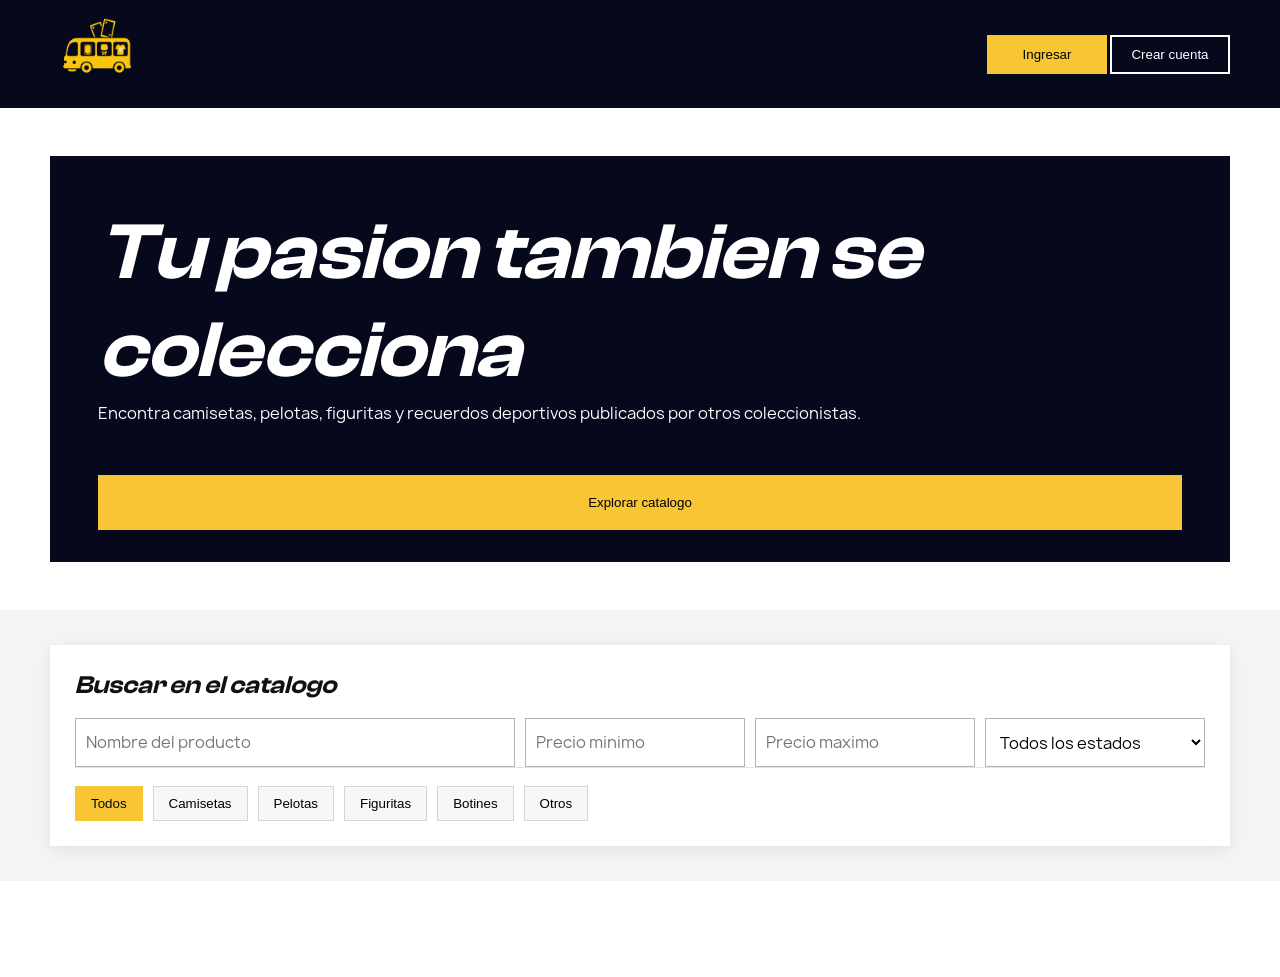
<file: index.html>
<!DOCTYPE html>
<html lang="es">
<head>
    <meta charset="UTF-8">
    <meta name="viewport" content="width=device-width, initial-scale=1.0">
    <title>El colectivo | Inicio</title>
    <link rel="stylesheet" href="css/styles.css?v=19">
</head>
<body>
    <main>
        <header class="bg-primary flex header">
            <div class="width header-in">
                <div>
                    <a href="index.html">
                        <img width="100" src="img/elcolectivo-logo.png" alt="El colectivo">
                    </a>
                </div>

                <div id="menu-invitado">
                    <button class="login-nav">Ingresar</button>
                    <button class="signup-nav">Crear cuenta</button>
                </div>

                <div id="menu-usuario" class="usuario-menu">
                    <a class="navbar-publicar" href="publicar.html">+ Publicar</a>

                    <div class="usuario-desplegable">
                        <button type="button" id="boton-menu-usuario" class="usuario-menu-boton">
                            <span id="nombre-usuario"></span>
                            <span class="usuario-flecha">▼</span>
                        </button>

                        <div id="opciones-usuario" class="usuario-opciones">
                            <a href="usuario.html">Mi cuenta</a>
                            <a id="enlace-admin" href="admin.html">Panel admin</a>
                            <a class="usuario-cerrar" href="backend/logout.php">Cerrar sesion</a>
                        </div>
                    </div>
                </div>
            </div>
        </header>

        <div id="mensaje-publicado" class="mensaje-publicado width">
            Producto publicado correctamente.
        </div>

        <section class="market-inicio">
            <div class="main-card width">
                <h1>Tu pasion tambien se colecciona</h1>
                <div style="width: 100%;">
                    <p>Encontra camisetas, pelotas, figuritas y recuerdos deportivos publicados por otros coleccionistas.</p>
                    <button class="catalog-btn">Explorar catalogo</button>
                </div>
            </div>
        </section>

        <section class="categorias-container">
            <div class="filtros-panel width">
                <div class="filtros-encabezado">
                    <h2>Buscar en el catalogo</h2>
                </div>

                <div class="filtros">
                    <input type="text" id="filtro-texto" placeholder="Nombre del producto">
                    <input type="number" id="filtro-minimo" placeholder="Precio minimo" min="0">
                    <input type="number" id="filtro-maximo" placeholder="Precio maximo" min="0">
                    <select id="filtro-estado">
                        <option value="todos">Todos los estados</option>
                        <option value="Nuevo">Nuevo</option>
                        <option value="Muy bueno">Muy bueno</option>
                        <option value="Bueno">Bueno</option>
                        <option value="Regular">Regular</option>
                    </select>
                </div>

                <div class="categorias">
                    <button class="activo" data-categoria="todos">Todos</button>
                    <button data-categoria="1">Camisetas</button>
                    <button data-categoria="2">Pelotas</button>
                    <button data-categoria="3">Figuritas</button>
                    <button data-categoria="4">Botines</button>
                    <button data-categoria="5">Otros</button>
                </div>
            </div>
        </section>

        <section class="productos-container">
            <div id="catalogo" class="productos width"></div>
        </section>
    </main>

    <script src="js/index.js?v=4"></script>
</body>
</html>
</file>
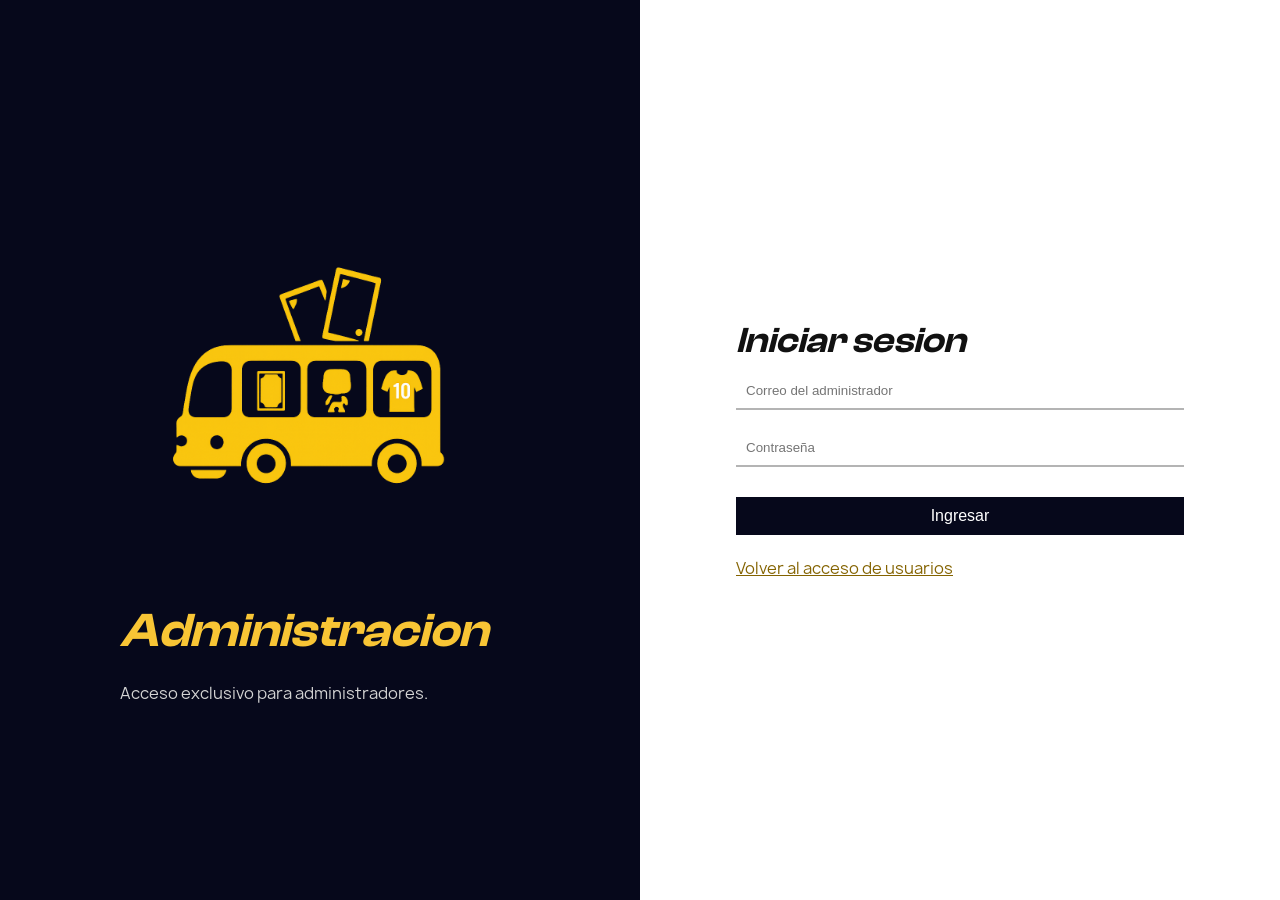
<file: admin-login.html>
<!DOCTYPE html>
<html lang="es">
<head>
    <meta charset="UTF-8">
    <meta name="viewport" content="width=device-width, initial-scale=1.0">
    <title>El colectivo | Administracion</title>
    <link rel="stylesheet" href="css/styles.css?v=18">
</head>
<body>
    <main class="main-login">
        <section class="login-right">
            <div>
                <img src="img/elcolectivo-logo.png" alt="El colectivo" class="logo">
                <h2>Administracion</h2>
                <p class="subtitle">Acceso exclusivo para administradores.</p>
            </div>
        </section>

        <section class="login-form">
            <div class="login-content">
                <h2>Iniciar sesion</h2>
                <p id="mensaje-admin" class="mensaje" role="alert" aria-live="polite"></p>

                <form action="backend/admin-login.php" method="POST">
                    <input type="email" name="email" placeholder="Correo del administrador" required>
                    <input type="password" name="password" placeholder="Contraseña" required>
                    <button type="submit" class="login-btn">Ingresar</button>
                </form>

                <a href="login.html">Volver al acceso de usuarios</a>
            </div>
        </section>
    </main>

    <script src="js/admin-login.js?v=1"></script>
</body>
</html>
</file>
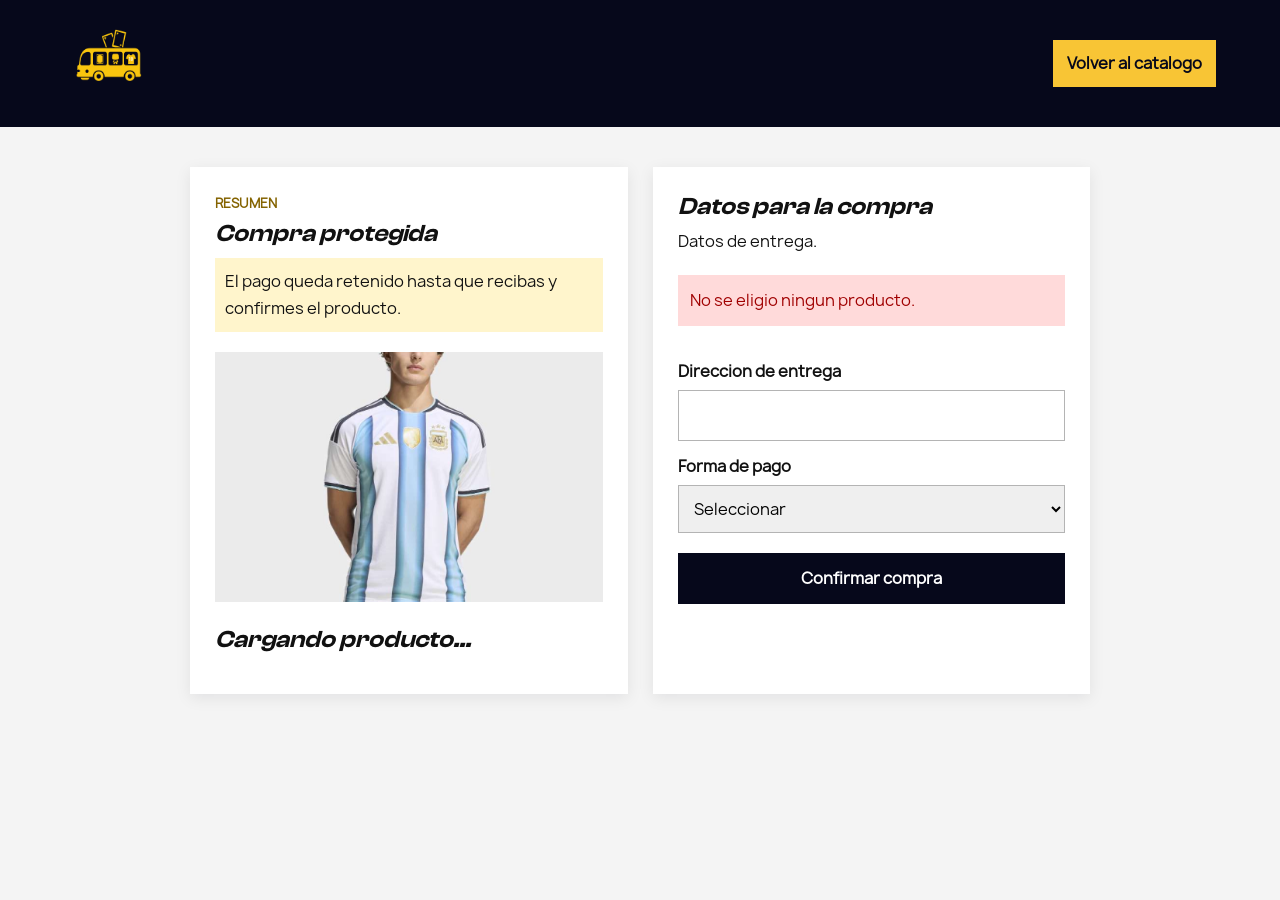
<file: compra.html>
<!DOCTYPE html>
<html lang="es">
<head>
    <meta charset="UTF-8">
    <meta name="viewport" content="width=device-width, initial-scale=1.0">
    <title>El colectivo | Compra protegida</title>
    <link rel="stylesheet" href="css/styles.css?v=18">
</head>
<body class="compra-body">
    <header class="compra-header">
        <a href="index.html"><img src="img/elcolectivo-logo.png" alt="El colectivo"></a>
        <a href="index.html">Volver al catalogo</a>
    </header>

    <main id="compra-pagina" class="compra-pagina">
        <section class="compra-resumen">
            <p class="compra-etiqueta">Resumen</p>
            <h1>Compra protegida</h1>
            <p class="compra-aviso">El pago queda retenido hasta que recibas y confirmes el producto.</p>

            <img id="compra-imagen" src="img/test-producto.jpg" alt="Producto elegido">
            <h2 id="compra-nombre">Cargando producto...</h2>
            <p id="compra-descripcion"></p>
            <p id="compra-vendedor"></p>
            <strong id="compra-precio"></strong>
        </section>

        <section class="compra-formulario-contenedor">
            <h2>Datos para la compra</h2>
            <p>Datos de entrega.</p>

            <p id="compra-mensaje" class="compra-mensaje" role="alert" aria-live="polite"></p>

            <form id="form-compra">
                <input type="hidden" name="id_producto" id="compra-id">

                <label for="compra-direccion">Direccion de entrega</label>
                <input type="text" name="direccion" id="compra-direccion" required>

                <label for="compra-pago">Forma de pago</label>
                <select name="pago" id="compra-pago" required>
                    <option value="">Seleccionar</option>
                    <option value="transferencia">Transferencia bancaria</option>
                    <option value="tarjeta">Tarjeta</option>
                </select>

                <button type="submit">Confirmar compra</button>
            </form>
        </section>
    </main>

    <script src="js/compra.js?v=4"></script>
</body>
</html>
</file>
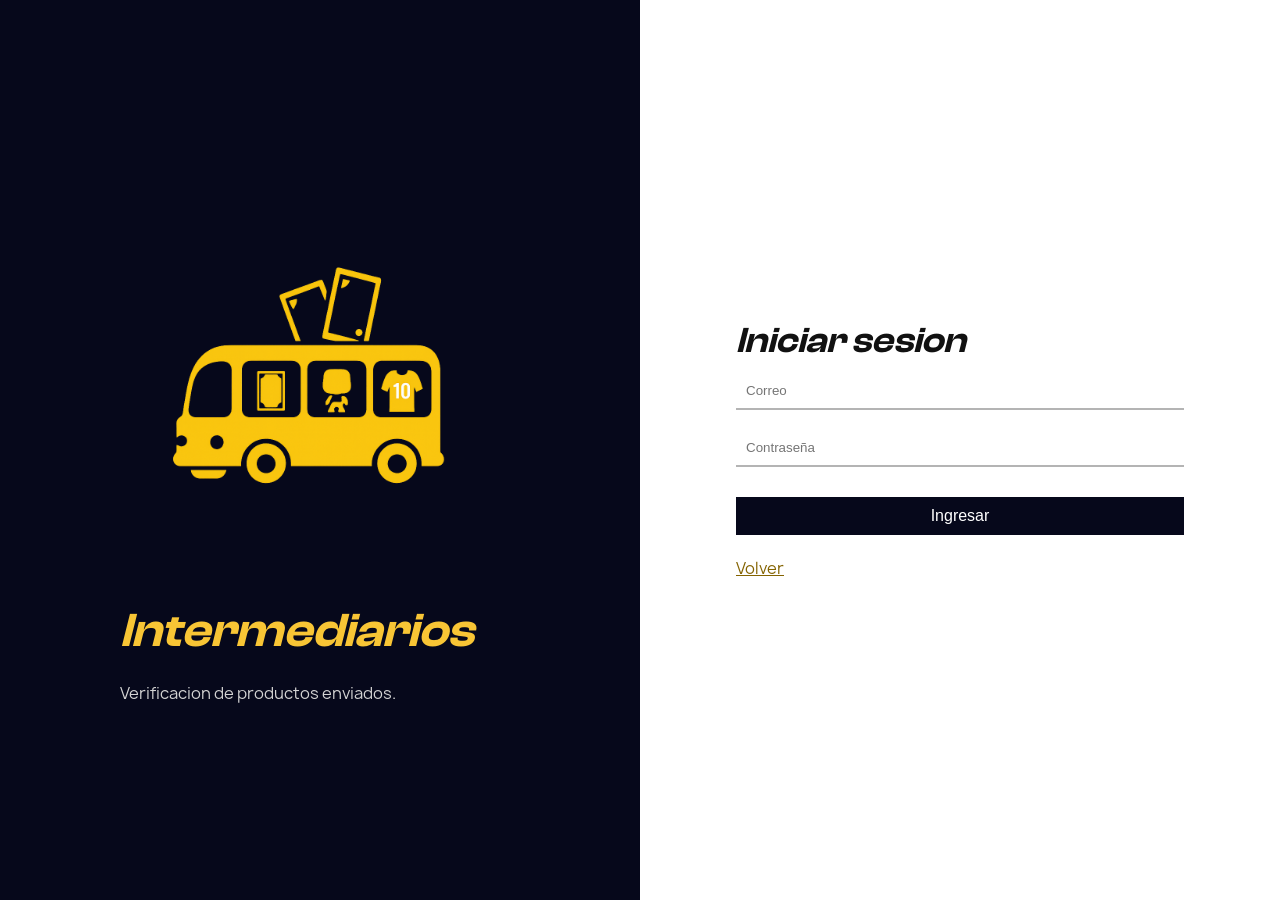
<file: intermediario-login.html>
<!DOCTYPE html>
<html lang="es">
<head>
    <meta charset="UTF-8">
    <meta name="viewport" content="width=device-width, initial-scale=1.0">
    <title>El colectivo | Acceso intermediario</title>
    <link rel="stylesheet" href="css/styles.css?v=18">
</head>
<body>
    <main class="main-login">
        <section class="login-right">
            <div>
                <img src="img/elcolectivo-logo.png" alt="El colectivo" class="logo">
                <h2>Intermediarios</h2>
                <p class="subtitle">Verificacion de productos enviados.</p>
            </div>
        </section>
        <section class="login-form">
            <div class="login-content">
                <h2>Iniciar sesion</h2>
                <p id="mensaje-intermediario" class="mensaje" role="alert" aria-live="polite"></p>
                <form action="backend/intermediario-login.php" method="POST">
                    <input type="email" name="email" placeholder="Correo" required>
                    <input type="password" name="password" placeholder="Contraseña" required>
                    <button type="submit" class="login-btn">Ingresar</button>
                </form>
                <a href="login.html">Volver</a>
            </div>
        </section>
    </main>
    <script>
        const error = new URLSearchParams(window.location.search).get('error');
        if (error) {
            const mensaje = document.getElementById('mensaje-intermediario');
            mensaje.textContent = 'Correo o contraseña incorrectos.';
            mensaje.classList.add('mensaje-error');
        }
    </script>
</body>
</html>
</file>
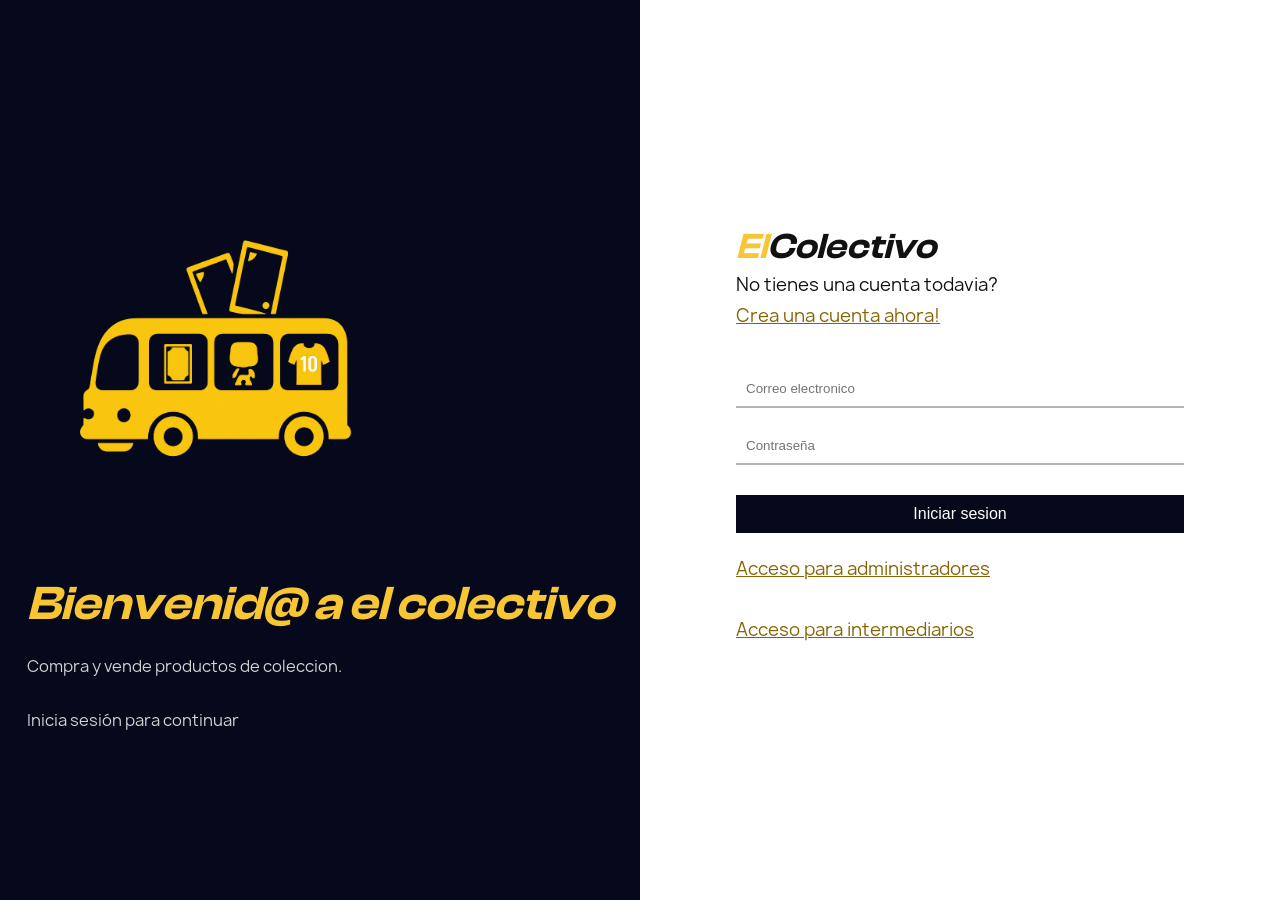
<file: login.html>
<!DOCTYPE html>
<html lang="es">
<head>
    <meta charset="UTF-8">
    <meta name="viewport" content="width=device-width, initial-scale=1.0">
    <title>El colectivo | Login</title>
    <link rel="stylesheet" href="css/styles.css?v=18">
</head>
<body>
    <main class="main-login">
        <section class="login-right">
            <div>
                <img src="img/elcolectivo-logo.png" alt="El colectivo Logo" class="logo">
                <h2>Bienvenid@ a el colectivo</h2>
                <p style="max-width: 500px; color: #d4d4d4;">Compra y vende productos de coleccion.</p>
                <br><p class="subtitle">Inicia sesión para continuar</p>
            </div>
        </section>
        <section class="login-form">
            <div class="login-content">
                <h2><span class="color-2">El</span>Colectivo</h2>
                <p id="mensaje-login" class="mensaje" role="alert" aria-live="polite"></p>
                <p>No tienes una cuenta todavia? <a href="signup.html">Crea una cuenta ahora!</a></p>
                <form action="backend/login.php" method="POST">
                    <input type="email" name="email" placeholder="Correo electronico" id="email" required>
                    <input type="password" name="password" placeholder="Contraseña" id="password" required>
                    <button type="submit" class="login-btn">Iniciar sesion</button>
                </form>
                <p><a href="admin-login.html">Acceso para administradores</a></p>
                <p><a href="intermediario-login.html">Acceso para intermediarios</a></p>
            </div>
        </section>
    </main>
    <script src="js/login.js"></script>
</body>
</html>
</file>
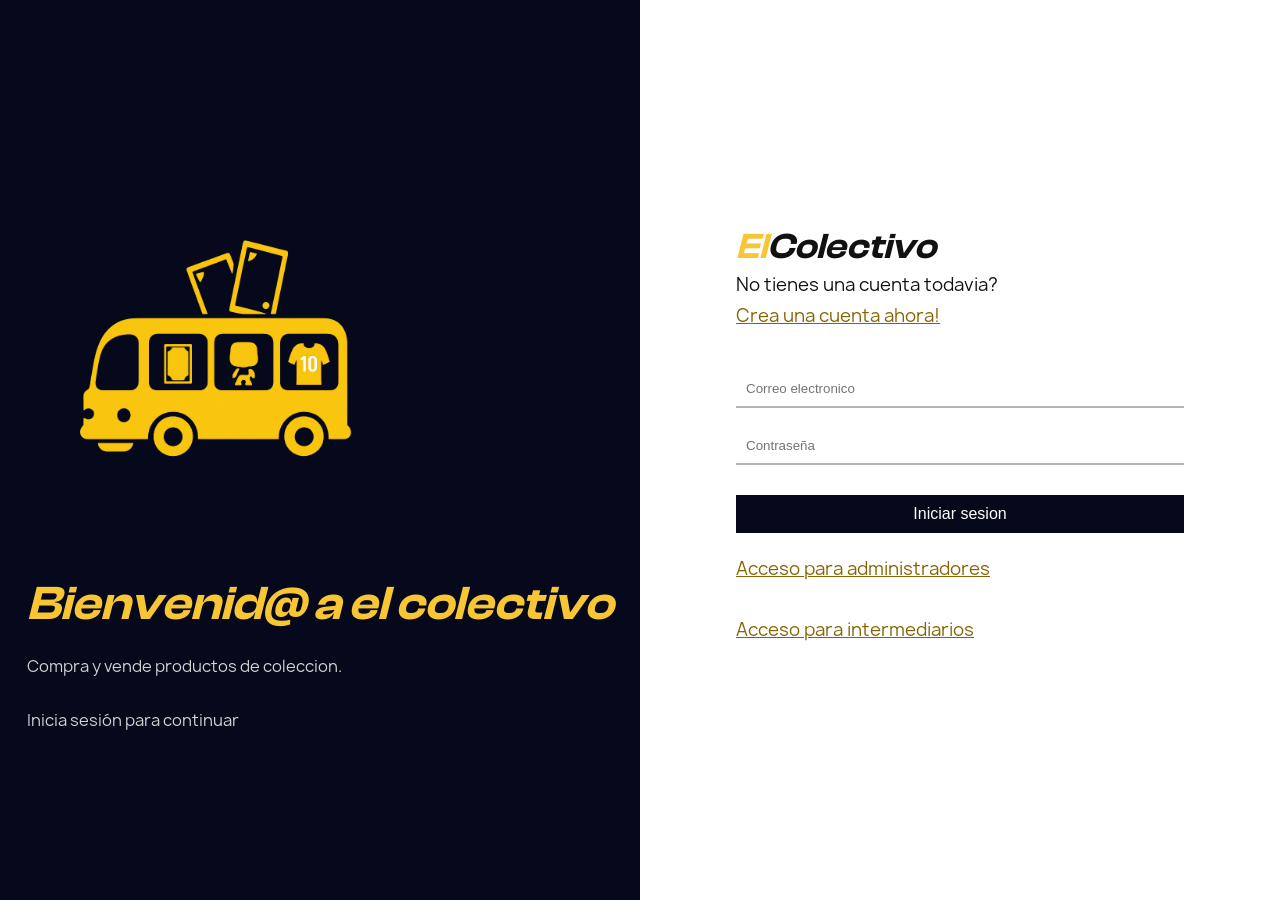
<file: publicar.html>
<!DOCTYPE html>
<html lang="es">
<head>
    <meta charset="UTF-8">
    <meta name="viewport" content="width=device-width, initial-scale=1.0">
    <title>El colectivo | Publicar producto</title>
    <link rel="stylesheet" href="css/styles.css?v=18">
</head>
<body class="publicar-body">
    <header class="publicar-header">
        <a href="index.html"><img src="img/elcolectivo-logo.png" alt="El colectivo"></a>
        <nav>
            <a href="index.html">Inicio</a>
            <a href="usuario.html">Mi cuenta</a>
            <a class="publicar-salir" href="backend/logout.php">Cerrar sesion</a>
        </nav>
    </header>

    <main id="publicar-pagina" class="publicar-pagina">
        <section class="publicar-presentacion">
            <p class="publicar-etiqueta">Nueva publicacion</p>
            <h1>Publica tu producto</h1>
            <p>Completa los datos del producto.</p>

            <div class="publicar-vista-previa">
                <img id="vista-imagen" src="img/test-producto.jpg" alt="Vista previa del producto">
                <p>Vista previa de la imagen</p>
            </div>

        </section>

        <section class="publicar-formulario publicar-formulario-mejorado">
            <h2>Datos del producto</h2>
            <p id="mensaje-publicar" class="mensaje mensaje-error" role="alert" aria-live="polite"></p>

            <form action="backend/publicar.php" method="POST" enctype="multipart/form-data">
                <label for="nombre">Nombre del producto</label>
                <input type="text" name="nombre" id="nombre" maxlength="120" required>

                <label for="descripcion">Descripcion</label>
                <textarea name="descripcion" id="descripcion" rows="5" maxlength="500" required></textarea>

                <div class="publicar-fila">
                    <div>
                        <label for="precio">Precio</label>
                        <input type="number" name="precio" id="precio" min="1" step="0.01" required>
                    </div>
                    <div>
                        <label for="categoria">Categoria</label>
                        <select name="categoria" id="categoria" required>
                            <option value="">Selecciona una categoria</option>
                            <option value="1">Camisetas</option>
                            <option value="2">Pelotas</option>
                            <option value="3">Figuritas</option>
                            <option value="4">Botines</option>
                            <option value="5">Otros</option>
                        </select>
                    </div>
                </div>

                <div class="publicar-fila">
                    <div>
                        <label for="estado_conservacion">Estado de conservacion</label>
                        <select name="estado_conservacion" id="estado_conservacion" required>
                            <option value="">Seleccionar</option>
                            <option value="Nuevo">Nuevo</option>
                            <option value="Muy bueno">Muy bueno</option>
                            <option value="Bueno">Bueno</option>
                            <option value="Regular">Regular</option>
                        </select>
                    </div>
                    <div>
                        <label for="certificado">Certificado de autenticidad</label>
                        <input type="text" name="certificado" id="certificado" placeholder="Opcional">
                    </div>
                </div>

                <label for="imagen">Imagenes del producto</label>
                <input type="file" name="imagenes[]" id="imagen" accept="image/jpeg,image/png,image/webp" multiple required>
                <small>Puedes elegir varias. Formatos permitidos: JPG, PNG o WEBP. Maximo 5 MB por imagen.</small>

                <button type="submit" class="login-btn">Publicar producto</button>
            </form>
        </section>
    </main>

    <script src="js/publicar.js?v=2"></script>
</body>
</html>
</file>
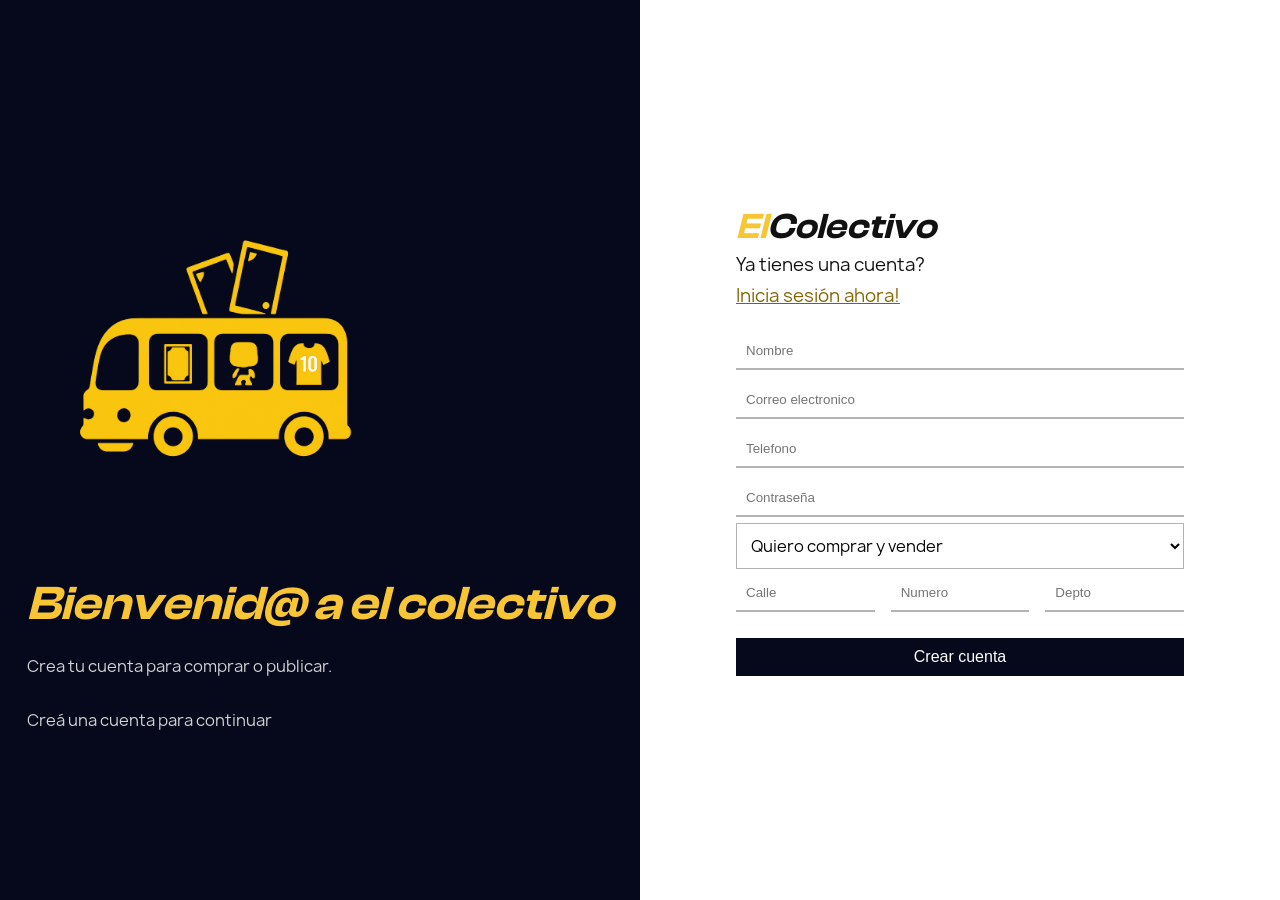
<file: signup.html>
<!DOCTYPE html>
<html lang="es">
<head>
    <meta charset="UTF-8">
    <meta name="viewport" content="width=device-width, initial-scale=1.0">
    <title>El colectivo | Registro</title>
    <link rel="stylesheet" href="css/styles.css?v=18">
</head>
<body>
    <main class="main-login signup">
        <section class="login-right">
            <div>
                <img src="img/elcolectivo-logo.png" alt="El colectivo Logo" class="logo">
                <h2>Bienvenid@ a el colectivo</h2>
                <p style="max-width: 500px; color: #d4d4d4;">Crea tu cuenta para comprar o publicar.</p>
                <br><p class="subtitle">Creá una cuenta para continuar</p>
            </div>
        </section>
        <section class="login-form">
            <div class="login-content">
                <h2><span class="color-2">El</span>Colectivo</h2>
                <p id="mensaje-registro" class="mensaje" role="alert" aria-live="polite"></p>
                <p>Ya tienes una cuenta? <a href="login.html">Inicia sesión ahora!</a></p>
                <form id="form-registro" action="backend/signup.php" method="POST" novalidate>
                    <input type="text" name="nombre" placeholder="Nombre" id="nombre" required>
                    <input type="email" name="email" placeholder="Correo electronico" id="email" required>
                    <input type="tel" name="telefono" placeholder="Telefono" id="telefono" inputmode="numeric">
                    <input type="password" name="contrasena" placeholder="Contraseña" id="contrasena" minlength="6" required>
                    <select name="tipo" id="tipo" required>
                        <option value="ambos">Quiero comprar y vender</option>
                        <option value="comprador">Solo quiero comprar</option>
                        <option value="vendedor">Solo quiero vender</option>
                    </select>
                    <div class="signup-row">
                        <input type="text" name="calle" placeholder="Calle" id="calle">
                        <input type="text" name="numero" placeholder="Numero" id="numero">
                        <input type="text" name="depto" placeholder="Depto" id="depto">
                    </div>
                    <button type="submit" class="login-btn">Crear cuenta</button>
                </form>
            </div>
        </section>
    </main>
    <script src="js/signup.js?v=2"></script>
</body>
</html>
</file>
<file: css/styles.css>
* {
    margin: 0;
    padding: 0;
    box-sizing: border-box;
}

*, *::before, *::after {
  box-sizing: border-box;
}

:root {
    --color-oscuro: #06081b;
    --color-amarillo: #f8c535;
    --color-fondo: #f4f4f4;
}

@font-face {
  font-family: 'manrope';
  src: url('../fonts/manrope-regular.woff') format('woff');
  font-weight: normal;
  font-style: normal;
}

@font-face {
  font-family: 'clashDisplay';
  src: url('../fonts/ClashDisplay-Semibold.woff') format('woff');
  font-weight: bold;
  font-style: normal;
}

body {
    font-family: 'manrope';
    color:#111;
}

.bg-primary {
    background-color: var(--color-oscuro);
}

.flex {
    display: flex;
}

.header {
    display: flex;
    align-items: center;
    justify-content: center;
}

.header-in {
    display: flex;
    justify-content: space-between;
    align-items: center;
}

.width {
    width: min(1180px, calc(100% - 40px));
}

h1, h2 {
    font-family: 'clashDisplay';
    font-style: italic;
}

.color-2 {
    color: var(--color-amarillo);
}

.login-right {
    display: flex;
    justify-content: center;
    align-items: center;
    width: 50vw;
    height: 100vh;
    background-color: var(--color-oscuro);
    color: #fff;
}

.login-right h2 {
    font-size: 48px;
    margin-bottom: 20px;
    color: var(--color-amarillo);
}

.login-right .subtitle {
    color: #d4d4d4;
}

.login-form {
    display: flex;
    background-color: #fff;
    color: #111;
    height: 100vh;
    width: 50vw;
    align-items: center;
    justify-content: center;
    overflow-y: auto;
}

.login-content {
    display: flex;
    flex-direction: column;
    justify-content: center;
    width: 70%;
}

.login-content h2 {
    font-size: 36px;
}

.login-content p {
    font-size: 18px;
    margin-bottom: 30px;
}

.login-content a {
    display: block;
    color: #846300;
    text-decoration: underline;
}

.login-content .mensaje {
    display: none;
    padding: 10px;
    margin: 15px 0;
}

.login-content .mensaje-error {
    display: block;
    background-color: #ffdada;
    color: #a00000;
}

.login-content .mensaje-exito {
    display: block;
    background-color: #d7f8df;
    color: #146b2a;
}

.login-form form {
    display: flex;
    flex-direction: column;
    width: 100%;
}

.login-form input {
    width: 100%;
    padding: 10px;
    margin: 10px 0;
    border: none;
    border-bottom: 2px solid #b4b4b4;
    outline: none;
}

.login-form input:focus {
    border-bottom: 2px solid var(--color-oscuro);
    background-color: #f0f0f0;
}

.login-btn {
    width: 100%;
    padding: 10px;
    margin: 20px 0;
    border: none;
    background-color: var(--color-oscuro);
    color: #fff;
    font-size: 16px;
    cursor: pointer;
}

.signup-row {
    display: flex;
    gap: 16px;
}

.signup .login-content p {
    margin-bottom: 16px;
}

.signup .login-form input {
    margin: 6px 0;
}

.logo {
    width: 400px;
    height: auto;
}

.main-login {
    height: 100vh;
    display: flex;
    justify-content: space-between;
    align-items: center;
}

.login-nav, .signup-nav {
    width: 120px;
    padding: 10px 15px;
    border: 2px solid transparent;
    cursor: pointer;
}

.login-nav {
    background-color: var(--color-amarillo);
}

.signup-nav {
    background-color: transparent;
    border: 2px solid white;
    color: white;
}

.usuario-menu {
    display: flex;
    align-items: center;
    gap: 10px;
}

.navbar-publicar {
    padding: 10px 16px;
    background-color: var(--color-amarillo);
    color: var(--color-oscuro);
    text-decoration: none;
    font-weight: bold;
}

.usuario-desplegable {
    position: relative;
}

.usuario-menu-boton {
    display: flex;
    align-items: center;
    gap: 10px;
    min-width: 145px;
    max-width: 180px;
    padding: 10px 14px;
    border: 1px solid #3b3e56;
    background-color: #15182d;
    color: white;
    font: inherit;
    cursor: pointer;
}

.usuario-menu-boton #nombre-usuario {
    flex: 1;
    overflow: hidden;
    text-align: left;
    text-overflow: ellipsis;
    white-space: nowrap;
}

.usuario-flecha {
    color: var(--color-amarillo);
    font-size: 10px;
}

.usuario-opciones {
    position: absolute;
    z-index: 10;
    top: calc(100% + 8px);
    right: 0;
    display: none;
    min-width: 190px;
    padding: 7px;
    background-color: white;
    box-shadow: 0 8px 25px rgba(6, 8, 27, 0.22);
}

.usuario-opciones.abierto {
    display: flex;
    flex-direction: column;
}

.usuario-opciones a {
    padding: 11px 12px;
    color: #111;
    text-decoration: none;
}

.usuario-opciones a:hover {
    background-color: #f3f3f3;
}

.usuario-opciones .usuario-cerrar {
    border-top: 1px solid #e4e4e4;
    color: #a00000;
}

.logout-nav {
    display: inline-block;
    background-color: var(--color-amarillo);
    color: var(--color-oscuro);
    padding: 10px 15px;
    text-decoration: none;
    font-weight: bold;
}

.publicar-nav {
    color: var(--color-amarillo);
    text-decoration: none;
    font-weight: bold;
}

.mensaje-publicado {
    display: none;
    background-color: #d7f8df;
    color: #146b2a;
    padding: 12px;
    margin: 20px auto 0;
}

#menu-usuario,
#enlace-admin {
    display: none;
}

.publicar-container {
    min-height: calc(100vh - 90px);
    display: flex;
    justify-content: center;
    align-items: center;
    padding: 40px 20px;
    background-color: var(--color-fondo);
}

.publicar-formulario {
    width: 100%;
    max-width: 600px;
    padding: 30px;
    background-color: white;
}

.publicar-formulario h1 {
    margin-bottom: 10px;
}

.publicar-formulario form {
    display: flex;
    flex-direction: column;
    margin-top: 25px;
}

.publicar-formulario label {
    margin-top: 12px;
    font-weight: bold;
}

.publicar-formulario input,
.publicar-formulario textarea,
.publicar-formulario select {
    padding: 10px;
    margin-top: 6px;
    border: 1px solid #b4b4b4;
    font: inherit;
}

.publicar-formulario .mensaje {
    display: none;
    padding: 10px;
    margin-top: 15px;
}

.publicar-formulario .mensaje-error {
    background-color: #ffdada;
    color: #a00000;
}

.publicar-formulario .mensaje-error:not(:empty) {
    display: block;
}

.publicar-body,
.usuario-body {
    --panel-oscuro: var(--color-oscuro);
    --panel-amarillo: var(--color-amarillo);
    --panel-fondo: #f4f5f7;
    background-color: var(--panel-fondo);
}

.publicar-header,
.usuario-header {
    display: flex;
    justify-content: space-between;
    align-items: center;
    padding: 12px 5%;
    background-color: var(--panel-oscuro);
}

.publicar-header img,
.usuario-header img {
    width: 95px;
}

.publicar-header nav,
.usuario-nav-links {
    display: flex;
    align-items: center;
    gap: 10px;
}

.publicar-header nav a,
.usuario-nav-links a {
    padding: 10px 14px;
    color: white;
    text-decoration: none;
}

.publicar-header .publicar-salir,
.usuario-nav-links .usuario-salir {
    background-color: var(--panel-amarillo);
    color: var(--panel-oscuro);
    font-weight: bold;
}

.publicar-pagina {
    display: none;
    width: min(1100px, calc(100% - 40px));
    margin: 35px auto 60px;
    grid-template-columns: 0.8fr 1.2fr;
    gap: 25px;
    align-items: start;
}

.publicar-presentacion,
.publicar-formulario-mejorado {
    padding: 30px;
    background-color: white;
    box-shadow: 0 4px 15px rgba(6, 8, 27, 0.08);
}

.publicar-presentacion h1 {
    margin: 5px 0 10px;
    font-size: 38px;
}

.publicar-etiqueta,
.usuario-etiqueta {
    color: #846300;
    font-size: 13px;
    font-weight: bold;
    letter-spacing: 1px;
    text-transform: uppercase;
}

.publicar-vista-previa {
    margin-top: 25px;
    padding: 10px;
    border: 1px solid #e1e1e1;
}

.publicar-vista-previa img {
    width: 100%;
    height: 260px;
    object-fit: cover;
}

.publicar-vista-previa p {
    margin-top: 8px;
    color: #666;
    font-size: 13px;
    text-align: center;
}

.publicar-formulario-mejorado {
    width: 100%;
    max-width: none;
}

.publicar-formulario-mejorado h2 {
    margin-bottom: 5px;
    font-size: 30px;
}

.publicar-formulario-mejorado small {
    margin-top: 5px;
    color: #666;
}

.publicar-fila {
    display: grid;
    grid-template-columns: repeat(2, 1fr);
    gap: 15px;
}

.publicar-fila > div {
    display: flex;
    flex-direction: column;
}

.usuario-dashboard {
    display: none;
    min-height: 100vh;
}

.usuario-principal {
    width: min(1150px, calc(100% - 40px));
    margin: 0 auto;
    padding: 35px 0 60px;
}

.usuario-bienvenida {
    display: flex;
    justify-content: space-between;
    align-items: center;
    margin-bottom: 25px;
}

.usuario-bienvenida h1 {
    margin: 5px 0 8px;
    font-size: 36px;
}

.usuario-resumen {
    min-width: 180px;
    padding: 18px;
    border-left: 5px solid var(--panel-amarillo);
    background-color: white;
    box-shadow: 0 4px 15px rgba(6, 8, 27, 0.08);
}

.usuario-resumen strong,
.usuario-resumen span {
    display: block;
}

.usuario-resumen strong {
    font-size: 30px;
}

.usuario-resumen span {
    color: #666;
}

.usuario-mensaje {
    display: none;
    padding: 12px 15px;
    margin-bottom: 20px;
}

.usuario-mensaje.exito {
    display: block;
    color: #146b2a;
    background-color: #d7f8df;
}

.usuario-mensaje.error {
    display: block;
    color: #a00000;
    background-color: #ffdada;
}

.usuario-tarjeta {
    margin-bottom: 25px;
    padding: 25px;
    background-color: white;
    box-shadow: 0 4px 15px rgba(6, 8, 27, 0.08);
}

.usuario-titulo-seccion {
    margin-bottom: 20px;
}

.usuario-titulo-seccion h2 {
    margin-top: 4px;
}

.usuario-formulario {
    display: grid;
    grid-template-columns: repeat(3, 1fr);
    gap: 15px;
}

.usuario-formulario label {
    display: block;
    margin-bottom: 6px;
    font-weight: bold;
}

.usuario-formulario input,
.usuario-formulario textarea,
.usuario-formulario select {
    width: 100%;
    padding: 10px;
    border: 1px solid #c8c8c8;
    font: inherit;
}

.usuario-formulario small {
    display: block;
    margin-top: 5px;
    color: #666;
}

.usuario-campo-completo,
.usuario-form-botones {
    grid-column: 1 / -1;
}

.usuario-form-botones {
    display: flex;
    gap: 10px;
}

.usuario-form-botones button,
.usuario-producto-acciones button {
    padding: 10px 14px;
    border: none;
    font: inherit;
    cursor: pointer;
}

.usuario-btn-primario {
    background-color: var(--panel-oscuro);
    color: white;
}

.usuario-btn-secundario {
    background-color: #e4e4e4;
    color: #222;
}

.usuario-editar-producto {
    display: none;
}

.usuario-publicaciones-titulo {
    display: flex;
    justify-content: space-between;
    align-items: center;
    margin-bottom: 20px;
}

.usuario-btn-publicar {
    padding: 10px 14px;
    background-color: var(--panel-amarillo);
    color: var(--panel-oscuro);
    text-decoration: none;
    font-weight: bold;
}

.usuario-productos {
    display: grid;
    grid-template-columns: repeat(3, 1fr);
    gap: 18px;
}

.usuario-producto-card {
    overflow: hidden;
    border: 1px solid #e4e4e4;
    background-color: white;
}

.usuario-producto-card > img {
    width: 100%;
    height: 210px;
    object-fit: cover;
}

.usuario-producto-info {
    padding: 15px;
}

.usuario-producto-info h3 {
    margin: 5px 0 8px;
    font-size: 20px;
}

.usuario-producto-info p {
    min-height: 44px;
    margin-bottom: 12px;
    color: #555;
}

.usuario-producto-info strong {
    color: #146b2a;
    font-size: 20px;
}

.usuario-producto-categoria {
    color: #846300;
    font-size: 12px;
    font-weight: bold;
    text-transform: uppercase;
}

.usuario-producto-acciones {
    display: flex;
    gap: 8px;
    margin-top: 15px;
}

.usuario-btn-editar {
    flex: 1;
    background-color: var(--panel-amarillo);
    color: var(--panel-oscuro);
}

.usuario-btn-eliminar {
    flex: 1;
    background-color: #a00000;
    color: white;
}

.usuario-sin-productos {
    grid-column: 1 / -1;
    padding: 25px;
    color: #666;
    background-color: #f7f7f7;
    text-align: center;
}

.admin-body {
    --admin-oscuro: var(--color-oscuro);
    --admin-amarillo: var(--color-amarillo);
    --admin-fondo: #f4f5f7;
    background-color: var(--admin-fondo);
}

.admin-dashboard {
    display: none;
    min-height: 100vh;
}

.admin-header {
    display: flex;
    justify-content: space-between;
    align-items: center;
    padding: 12px 5%;
    background-color: var(--admin-oscuro);
}

.admin-header img {
    width: 95px;
}

.admin-nav {
    display: flex;
    align-items: center;
    gap: 10px;
}

.admin-nav a {
    padding: 10px 14px;
    color: white;
    text-decoration: none;
}

.admin-nav .admin-salir {
    background-color: var(--admin-amarillo);
    color: var(--admin-oscuro);
    font-weight: bold;
}

.admin-principal {
    width: min(1200px, calc(100% - 40px));
    margin: 0 auto;
    padding: 35px 0 60px;
}

.admin-bienvenida {
    margin-bottom: 25px;
}

.admin-bienvenida h1 {
    margin: 5px 0 8px;
    font-size: 36px;
}

.admin-etiqueta {
    color: #846300;
    font-size: 13px;
    font-weight: bold;
    letter-spacing: 1px;
    text-transform: uppercase;
}

.admin-mensaje {
    display: none;
    padding: 12px 15px;
    margin-bottom: 20px;
}

.admin-mensaje.exito {
    display: block;
    color: #146b2a;
    background-color: #d7f8df;
}

.admin-mensaje.error {
    display: block;
    color: #a00000;
    background-color: #ffdada;
}

.admin-estadisticas {
    display: grid;
    grid-template-columns: repeat(4, 1fr);
    gap: 16px;
    margin-bottom: 25px;
}

.admin-estadisticas article {
    padding: 22px;
    border-left: 5px solid var(--admin-amarillo);
    background-color: white;
    box-shadow: 0 4px 15px rgba(6, 8, 27, 0.08);
}

.admin-estadisticas span {
    color: var(--admin-oscuro);
    font-size: 32px;
    font-weight: bold;
}

.admin-estadisticas p {
    margin-top: 5px;
    color: #666;
}

.admin-tarjeta {
    margin-bottom: 25px;
    padding: 25px;
    background-color: white;
    box-shadow: 0 4px 15px rgba(6, 8, 27, 0.08);
}

.admin-titulo-seccion {
    margin-bottom: 20px;
}

.admin-titulo-seccion h2 {
    margin-top: 4px;
}

.admin-formulario {
    display: grid;
    grid-template-columns: repeat(2, 1fr);
    gap: 15px;
}

.admin-formulario label {
    display: block;
    margin-bottom: 6px;
    font-weight: bold;
}

.admin-formulario input {
    width: 100%;
    padding: 10px;
    border: 1px solid #c8c8c8;
    font: inherit;
}

.admin-formulario small {
    display: block;
    margin-top: 5px;
    color: #666;
}

.admin-form-botones {
    display: flex;
    align-items: flex-end;
    gap: 10px;
    grid-column: 1 / -1;
}

.admin-form-botones button,
.admin-acciones button {
    padding: 9px 13px;
    border: none;
    font: inherit;
    cursor: pointer;
}

.admin-btn-primario {
    background-color: var(--admin-oscuro);
    color: white;
}

.admin-btn-secundario {
    display: none;
    background-color: #e4e4e4;
    color: #222;
}

.admin-tabla-contenedor {
    overflow-x: auto;
}

.admin-tabla {
    width: 100%;
    border-collapse: collapse;
}

.admin-tabla th,
.admin-tabla td {
    padding: 12px 10px;
    border-bottom: 1px solid #e5e5e5;
    text-align: left;
}

.admin-tabla th {
    color: #555;
    font-size: 13px;
    text-transform: uppercase;
}

.admin-acciones {
    display: flex;
    gap: 6px;
}

.admin-btn-editar {
    background-color: var(--admin-amarillo);
    color: var(--admin-oscuro);
}

.admin-btn-eliminar {
    background-color: #a00000;
    color: white;
}

.market-inicio {
    display: flex;
    justify-content: center;
}

.main-card {
    display: flex;
    background-color: var(--color-oscuro);
    color: #fff;
    margin-block: 3rem;
    flex-wrap: wrap;
    padding: 3rem 3rem 2rem 3rem;
}

.main-card h1 {
    font-size: 5rem;
}

.catalog-btn {
    background-color: var(--color-amarillo);
    border: none;
    width: 100%;
    padding: 20px 0;
    margin-top: 3rem;
    cursor: pointer;
}

.categorias-container  {
    display: flex;
    justify-content: center;
    padding: 35px 0;
    background-color: var(--color-fondo);
}

.filtros-panel {
    padding: 25px;
    background-color: white;
    box-shadow: 0 4px 15px rgba(6, 8, 27, 0.08);
}

.filtros-encabezado {
    margin-bottom: 18px;
}

.filtros-encabezado h2 {
    margin-bottom: 4px;
    font-size: 25px;
}

.filtros-encabezado p {
    color: #666;
}

.categorias {
    display: flex;
    gap: 10px;
    padding-top: 18px;
    border-top: 1px solid #e4e4e4;
}

.categorias button {
    padding: 9px 15px;
    border: 1px solid #d5d5d5;
    background: #f7f7f7;
    cursor: pointer;
    transition: all 0.3s ease;
}

.categorias button:hover,
.categorias button.activo {
    background: var(--color-amarillo);
    border-color: var(--color-amarillo);
    color: var(--color-oscuro);
}

.productos-container {
    display: flex;
    justify-content: center;
    margin-block: 3rem;
}

.productos {
    display: grid;
    grid-template-columns: repeat(3, 1fr);
    gap: 20px;
}

.productos-card {
    display: flex;
    flex-direction: column;
    justify-content: flex-start;
    gap: 10px;
    width: 100%;
    padding: 10px;
}

.productos-card img {
    width: 100%;
    height: 280px;
    object-fit: cover;
}

.vendedor {
    font-size: 14px;
    color: #666;
    margin-bottom: 5px;
}


.precio {
    font-size: 18px;
    font-weight: bold;
    color: #176b3a;
}

a:focus-visible,
button:focus-visible,
input:focus-visible,
select:focus-visible,
textarea:focus-visible {
    outline: 3px solid #005fcc;
    outline-offset: 3px;
    box-shadow: 0 0 0 2px white;
}

.producto-comprar {
    display: block;
    margin-top: auto;
    padding: 10px;
    background-color: var(--color-amarillo);
    color: var(--color-oscuro);
    text-align: center;
    text-decoration: none;
    font-weight: bold;
}

.producto-estado {
    color: #555;
    font-size: 14px;
}

.filtros {
    display: grid;
    grid-template-columns: 2fr 1fr 1fr 1fr;
    gap: 10px;
}

.filtros input,
.filtros select,
.signup select,
.admin-formulario select {
    width: 100%;
    padding: 10px;
    border: 1px solid #b4b4b4;
    background-color: white;
    font: inherit;
}

.usuario-notificaciones p,
.admin-lista-simple p {
    padding: 10px;
    border-bottom: 1px solid #e4e4e4;
}

.usuario-ordenes,
.intermediario-lista {
    display: grid;
    grid-template-columns: repeat(2, 1fr);
    gap: 15px;
}

.usuario-orden-item,
.intermediario-item,
.admin-item-simple {
    padding: 18px;
    border: 1px solid #dddddd;
    background-color: #fafafa;
}

.usuario-orden-item p,
.intermediario-item p,
.admin-item-simple p {
    margin: 7px 0;
}

.usuario-orden-item button,
.intermediario-item button,
.admin-item-simple button {
    margin: 8px 8px 0 0;
    padding: 9px 12px;
    border: none;
    cursor: pointer;
}

.intermediario-item textarea,
.intermediario-item input {
    width: 100%;
    padding: 10px;
    font: inherit;
}

.intermediario-item textarea {
    min-height: 80px;
}

.intermediario-item input {
    margin: 8px 0;
}

.compra-body {
    background-color: var(--color-fondo);
}

.compra-header {
    display: flex;
    justify-content: space-between;
    align-items: center;
    padding: 12px 5%;
    background-color: var(--color-oscuro);
}

.compra-header img {
    width: 95px;
}

.compra-header > a:last-child {
    padding: 10px 14px;
    background-color: var(--color-amarillo);
    color: var(--color-oscuro);
    text-decoration: none;
    font-weight: bold;
}

.compra-pagina {
    display: none;
    width: min(900px, calc(100% - 40px));
    margin: 40px auto;
    grid-template-columns: 1fr 1fr;
    gap: 25px;
}

.compra-resumen,
.compra-formulario-contenedor {
    padding: 25px;
    background-color: white;
    box-shadow: 0 4px 15px rgba(6, 8, 27, 0.08);
}

.compra-etiqueta {
    color: #846300;
    font-size: 13px;
    font-weight: bold;
    text-transform: uppercase;
}

.compra-resumen h1 {
    margin: 5px 0 10px;
}

.compra-aviso {
    margin-bottom: 20px;
    padding: 10px;
    background-color: #fff5cc;
}

.compra-resumen img {
    width: 100%;
    height: 250px;
    object-fit: cover;
}

.compra-resumen h2 {
    margin-top: 15px;
}

.compra-resumen strong {
    display: block;
    margin-top: 15px;
    color: #146b2a;
    font-size: 25px;
}

.compra-formulario-contenedor > p {
    margin: 7px 0 20px;
}

#form-compra {
    display: flex;
    flex-direction: column;
}

#form-compra label {
    margin: 12px 0 5px;
    font-weight: bold;
}

#form-compra input,
#form-compra select {
    padding: 11px;
    border: 1px solid #b4b4b4;
    font: inherit;
}

#form-compra button {
    margin-top: 20px;
    padding: 12px;
    border: none;
    background-color: var(--color-oscuro);
    color: white;
    font: inherit;
    font-weight: bold;
    cursor: pointer;
}

.compra-mensaje {
    display: none;
    padding: 12px;
}

.compra-mensaje.exito {
    display: block;
    background-color: #d7f8df;
    color: #146b2a;
}

.compra-mensaje.error {
    display: block;
    background-color: #ffdada;
    color: #a00000;
}




@media (max-width: 700px) {
    .width {
        width: calc(100% - 30px);
    }

    .header-in {
        padding: 10px 0;
    }

    .header img {
        width: 75px;
    }

    .header-in > div:last-child {
        display: flex;
        gap: 6px;
    }

    .login-nav, .signup-nav {
        width: auto;
        padding: 8px;
    }

    .usuario-menu {
        justify-content: flex-end;
        gap: 8px;
        font-size: 14px;
    }

    .navbar-publicar {
        padding: 9px 11px;
    }

    .usuario-menu-boton {
        min-width: 115px;
        max-width: 135px;
        padding: 9px 10px;
    }

    .logout-nav {
        padding: 8px;
    }

    .main-card {
        margin-block: 2rem;
        padding: 2rem 1.5rem;
    }

    .main-card h1 {
        font-size: 2.7rem;
    }

    .catalog-btn {
        margin-top: 2rem;
    }

    .categorias {
        flex-wrap: wrap;
        gap: 10px;
    }

    .categorias button {
        flex: 1 1 40%;
    }

    .productos {
        grid-template-columns: 1fr;
    }

    .filtros,
    .usuario-ordenes,
    .intermediario-lista {
        grid-template-columns: 1fr;
    }

    .productos-card {
        width: 100%;
    }

    .compra-pagina {
        width: calc(100% - 24px);
        grid-template-columns: 1fr;
    }

    .main-login {
        height: auto;
        flex-direction: column;
    }

    .login-right, .login-form {
        width: 100%;
        height: auto;
        padding: 40px 20px;
    }

    .login-right .logo {
        width: 220px;
    }

    .login-right h2 {
        font-size: 32px;
    }

    .login-content {
        width: 100%;
    }

    .signup-row {
        flex-direction: column;
        gap: 0;
    }

    .admin-header {
        align-items: flex-start;
        flex-direction: column;
        gap: 10px;
    }

    .admin-nav {
        width: 100%;
        flex-wrap: wrap;
    }

    .admin-nav a {
        flex: 1;
        padding: 9px;
        text-align: center;
    }

    .admin-principal {
        width: calc(100% - 24px);
        padding-top: 25px;
    }

    .admin-estadisticas {
        grid-template-columns: repeat(2, 1fr);
    }

    .admin-formulario {
        grid-template-columns: 1fr;
    }

    .admin-tarjeta {
        padding: 18px;
    }

    .publicar-header,
    .usuario-header {
        align-items: flex-start;
        flex-direction: column;
        gap: 10px;
    }

    .publicar-header nav,
    .usuario-nav-links {
        width: 100%;
        flex-wrap: wrap;
    }

    .publicar-header nav a,
    .usuario-nav-links a {
        flex: 1;
        padding: 9px;
        text-align: center;
    }

    .publicar-pagina {
        width: calc(100% - 24px);
        margin-top: 20px;
        grid-template-columns: 1fr;
    }

    .publicar-presentacion,
    .publicar-formulario-mejorado {
        padding: 20px;
    }

    .publicar-fila,
    .usuario-formulario,
    .usuario-productos {
        grid-template-columns: 1fr;
    }

    .usuario-principal {
        width: calc(100% - 24px);
        padding-top: 25px;
    }

    .usuario-bienvenida,
    .usuario-publicaciones-titulo {
        align-items: stretch;
        flex-direction: column;
        gap: 15px;
    }

    .usuario-resumen {
        width: 100%;
    }

    .usuario-tarjeta {
        padding: 18px;
    }
}
</file>
